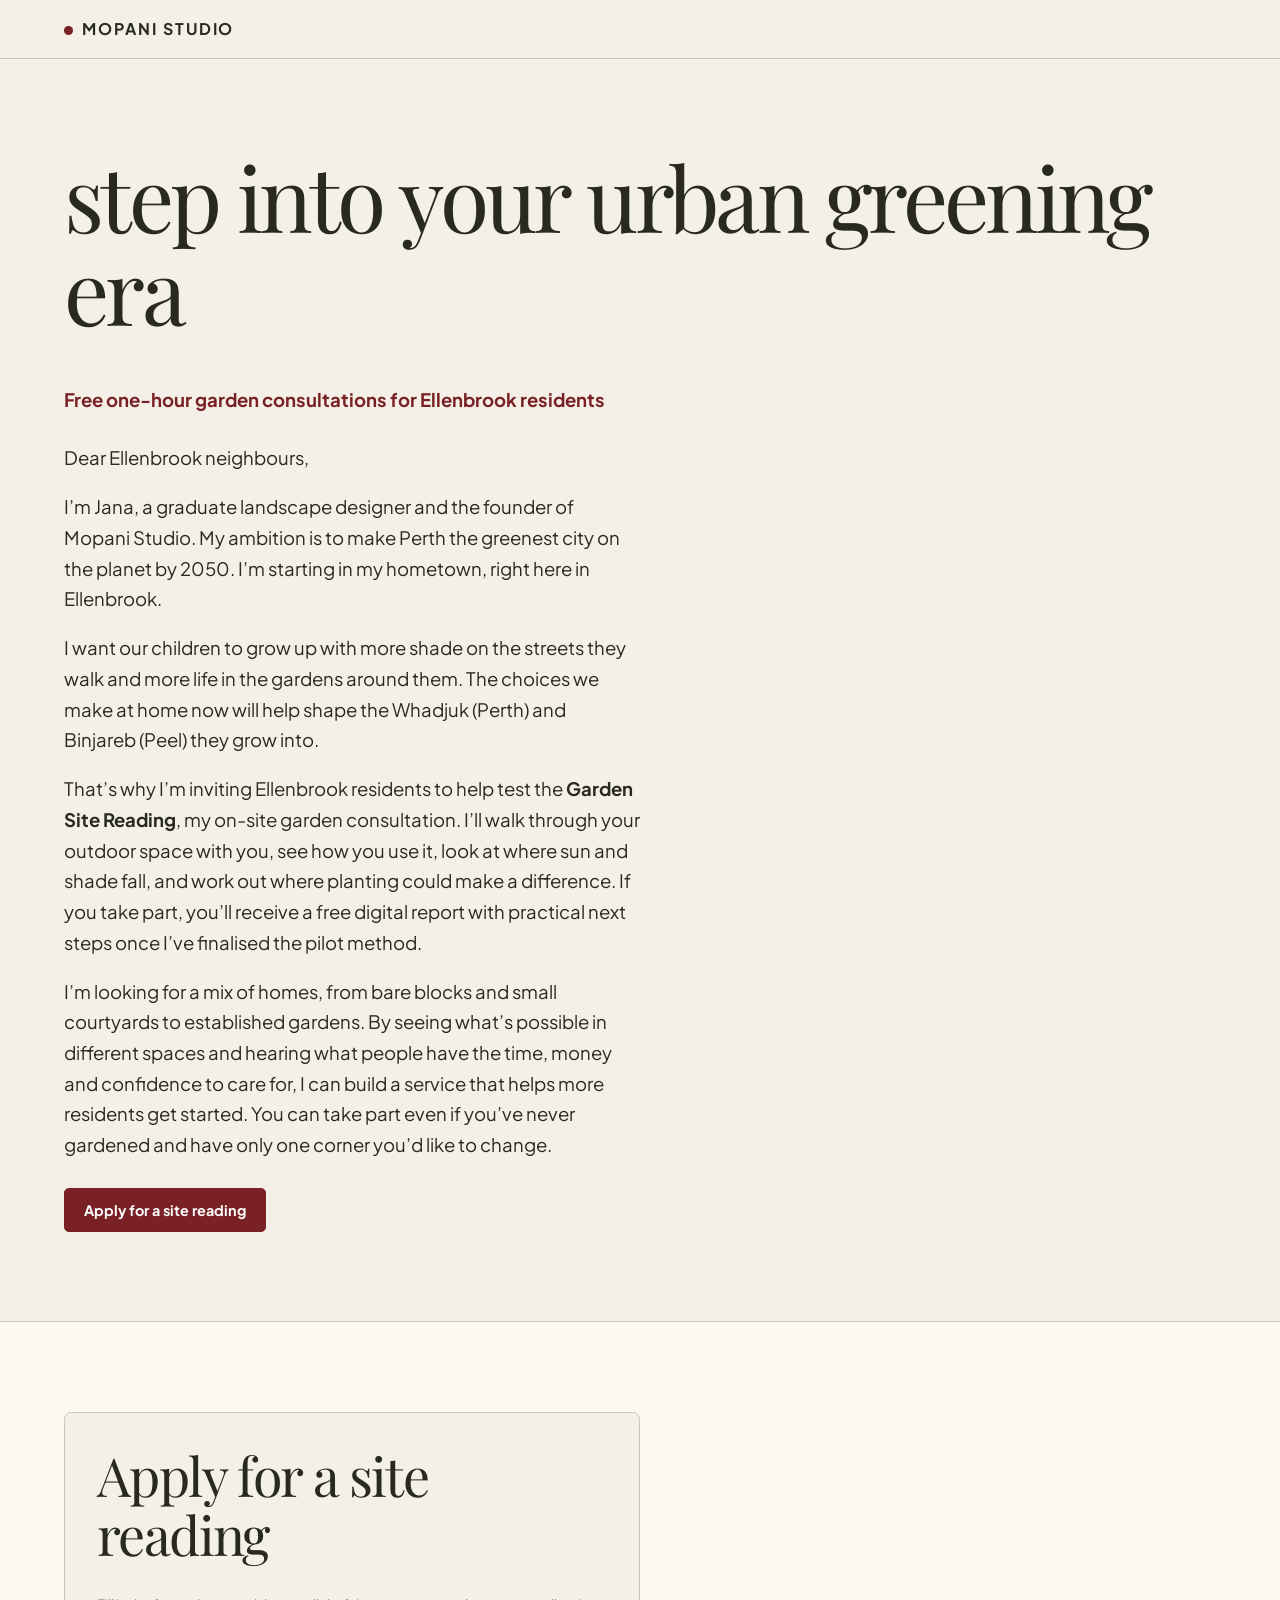
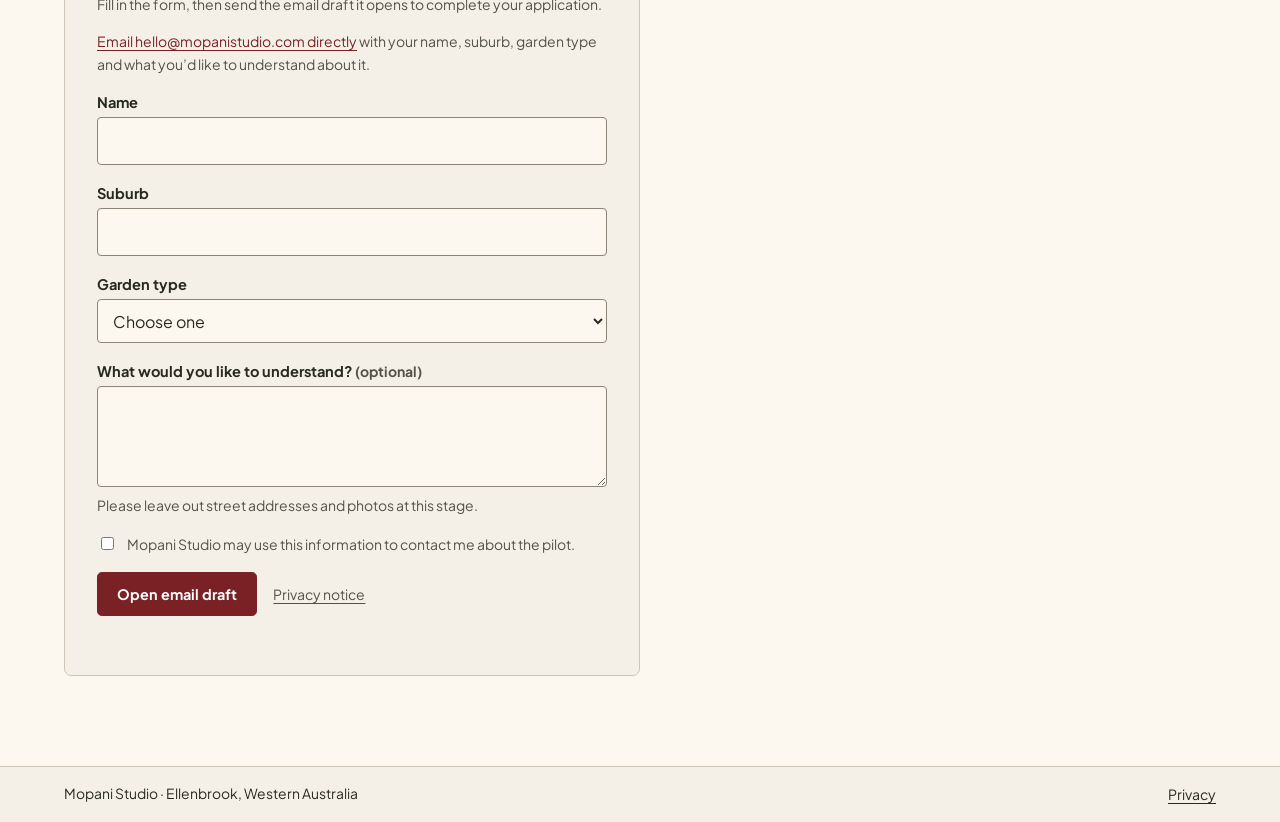
<file: index.html>
<!doctype html>
<html lang="en-AU">
<head>
    <meta charset="utf-8">
    <meta name="viewport" content="width=device-width, initial-scale=1">
    <title>Mopani Studio | Ellenbrook Garden Site Reading Pilot</title>
    <meta name="description" content="Apply for a free one-hour garden consultation in Ellenbrook and help shape Mopani Studio’s Garden Site Reading.">
    <link rel="canonical" href="https://www.mopanistudio.com/">
    <meta property="og:type" content="website">
    <meta property="og:url" content="https://www.mopanistudio.com/">
    <meta property="og:title" content="Mopani Studio | Ellenbrook Garden Site Reading Pilot">
    <meta property="og:description" content="Help test a one-hour Garden Site Reading and receive a digital report for your garden once the pilot method is finalised.">
    <link rel="preconnect" href="https://fonts.googleapis.com">
    <link rel="preconnect" href="https://fonts.gstatic.com" crossorigin>
    <link href="https://fonts.googleapis.com/css2?family=Playfair+Display:ital@0;1&amp;family=Plus+Jakarta+Sans:wght@400;600;700&amp;display=swap" rel="stylesheet">
    <link rel="stylesheet" href="styles.css">
    <script src="pilot.js" defer></script>
</head>
<body>
    <a class="skip" href="#main-content">Skip to main content</a>
    <header class="header">
        <div class="wrap">
            <a class="brand" href="./">Mopani Studio</a>
        </div>
    </header>
    <main id="main-content" tabindex="-1">
        <section id="pilot" class="hero" aria-labelledby="intro-title">
            <div class="wrap">
                <h1 id="intro-title">step into your urban greening era</h1>
                <p class="pilot-subheading"><strong>Free one-hour garden consultations for Ellenbrook residents</strong></p>
                <p>Dear Ellenbrook neighbours,</p>
                <p>I’m Jana, a graduate landscape designer and the founder of Mopani Studio. My ambition is to make Perth the greenest city on the planet by 2050. I’m starting in my hometown, right here in Ellenbrook.</p>
                <p>I want our children to grow up with more shade on the streets they walk and more life in the gardens around them. The choices we make at home now will help shape the Whadjuk (Perth) and Binjareb (Peel) they grow into.</p>
                <p>That’s why I’m inviting Ellenbrook residents to help test the <strong>Garden Site Reading</strong>, my on-site garden consultation. I’ll walk through your outdoor space with you, see how you use it, look at where sun and shade fall, and work out where planting could make a difference. If you take part, you’ll receive a free digital report with practical next steps once I’ve finalised the pilot method.</p>
                <p>I’m looking for a mix of homes, from bare blocks and small courtyards to established gardens. By seeing what’s possible in different spaces and hearing what people have the time, money and confidence to care for, I can build a service that helps more residents get started. You can take part even if you’ve never gardened and have only one corner you’d like to change.</p>
                <a class="button" href="#apply">Apply for a site reading</a>
            </div>
        </section>
        <section id="apply" class="section pilot" aria-labelledby="apply-title">
            <div class="wrap">
                <div class="form">
                    <h2 id="apply-title">Apply for a site reading</h2>
                    <p id="email-help" class="note">Fill in the form, then send the email draft it opens to complete your application.</p>
                    <p id="email-fallback" class="note"><a href="mailto:hello@mopanistudio.com?subject=Ellenbrook%20garden%20pilot">Email hello@mopanistudio.com directly</a> with your name, suburb, garden type and what you’d like to understand about it.</p>
                    <form id="pilot-form" aria-describedby="email-help" hidden>
                        <div class="field">
                            <label for="pilot-name">Name</label>
                            <input id="pilot-name" name="name" autocomplete="name" maxlength="100" required>
                        </div>
                        <div class="field">
                            <label for="pilot-suburb">Suburb</label>
                            <input id="pilot-suburb" name="suburb" autocomplete="address-level2" maxlength="80" required>
                        </div>
                        <div class="field">
                            <label for="pilot-garden">Garden type</label>
                            <select id="pilot-garden" name="garden" required>
                                <option value="">Choose one</option>
                                <option>Established garden</option>
                                <option>New build or mostly bare block</option>
                                <option>Courtyard, balcony or small garden</option>
                                <option>Other or unsure</option>
                            </select>
                        </div>
                        <div class="field">
                            <label for="pilot-goal">What would you like to understand? <span class="note">(optional)</span></label>
                            <textarea id="pilot-goal" name="goal" rows="3" maxlength="350" aria-describedby="pilot-details"></textarea>
                            <p class="note" id="pilot-details">Please leave out street addresses and photos at this stage.</p>
                        </div>
                        <div class="check">
                            <input id="pilot-contact" type="checkbox" required>
                            <label class="note" for="pilot-contact">Mopani Studio may use this information to contact me about the pilot.</label>
                        </div>
                        <div class="actions">
                            <button type="submit" class="button">Open email draft</button>
                            <a class="note" href="privacy.html">Privacy notice</a>
                        </div>
                        <p class="form-feedback note" id="draft-status" role="status"></p>
                        <div class="form-feedback" id="draft-copy" hidden>
                            <label class="note" for="draft-text">Copy this message if your email app didn’t open.</label>
                            <textarea id="draft-text" readonly></textarea>
                        </div>
                    </form>
                </div>
            </div>
        </section>
    </main>
    <footer class="footer">
        <div class="wrap">
            <span>Mopani Studio · Ellenbrook, Western Australia</span>
            <a href="privacy.html">Privacy</a>
        </div>
    </footer>
</body>
</html>
</file>
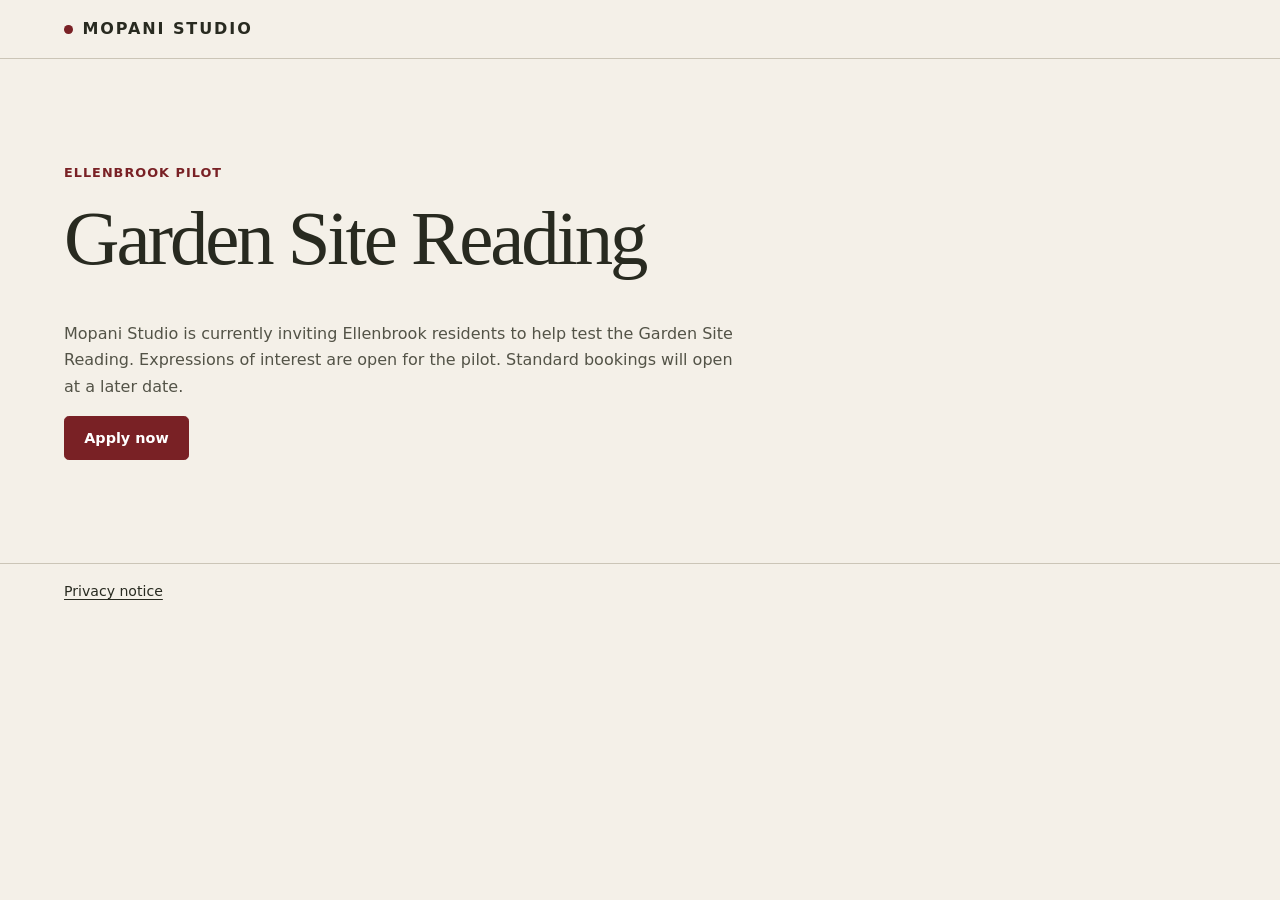
<file: garden-site-reading/index.html>
<!doctype html>
<html lang="en-AU">
<head>
    <meta charset="utf-8">
    <meta name="viewport" content="width=device-width, initial-scale=1">
    <title>Garden Site Reading | Mopani Studio</title>
    <meta name="description" content="Join the Ellenbrook Garden Site Reading pilot from Mopani Studio.">
    <link rel="canonical" href="https://www.mopanistudio.com/garden-site-reading/">
    <link rel="stylesheet" href="../styles.css">
</head>
<body>
    <a class="skip" href="#main-content">Skip to main content</a>
    <header class="header"><div class="wrap"><a class="brand" href="../">Mopani Studio</a></div></header>
    <main class="wrap legacy" id="main-content" tabindex="-1">
        <section id="request" aria-labelledby="reading-title">
            <p class="eyebrow">Ellenbrook pilot</p>
            <h1 id="reading-title">Garden Site Reading</h1>
            <p class="lead">Mopani Studio is currently inviting Ellenbrook residents to help test the Garden Site Reading. Expressions of interest are open for the pilot. Standard bookings will open at a later date.</p>
            <a class="button" href="../#apply">Apply now</a>
        </section>
    </main>
    <footer class="footer"><div class="wrap"><a href="../privacy.html">Privacy notice</a></div></footer>
</body>
</html>
</file>
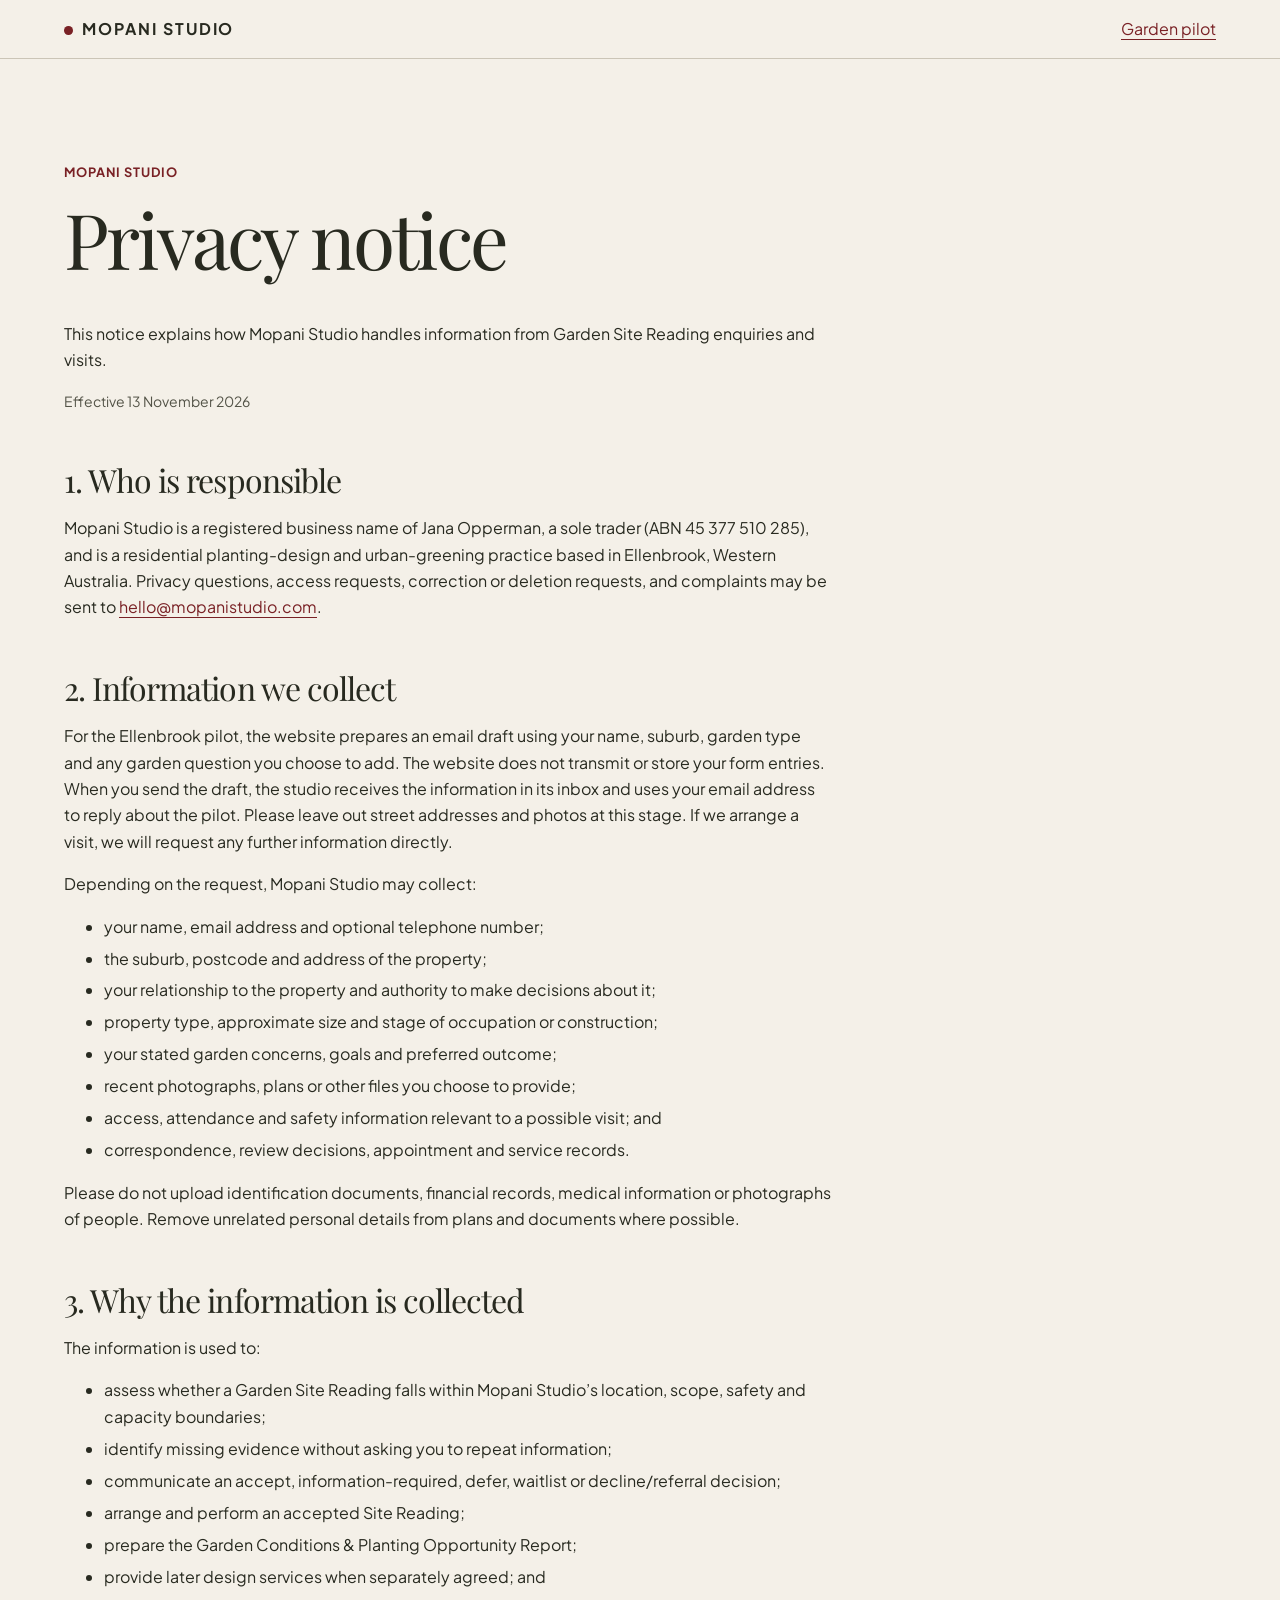
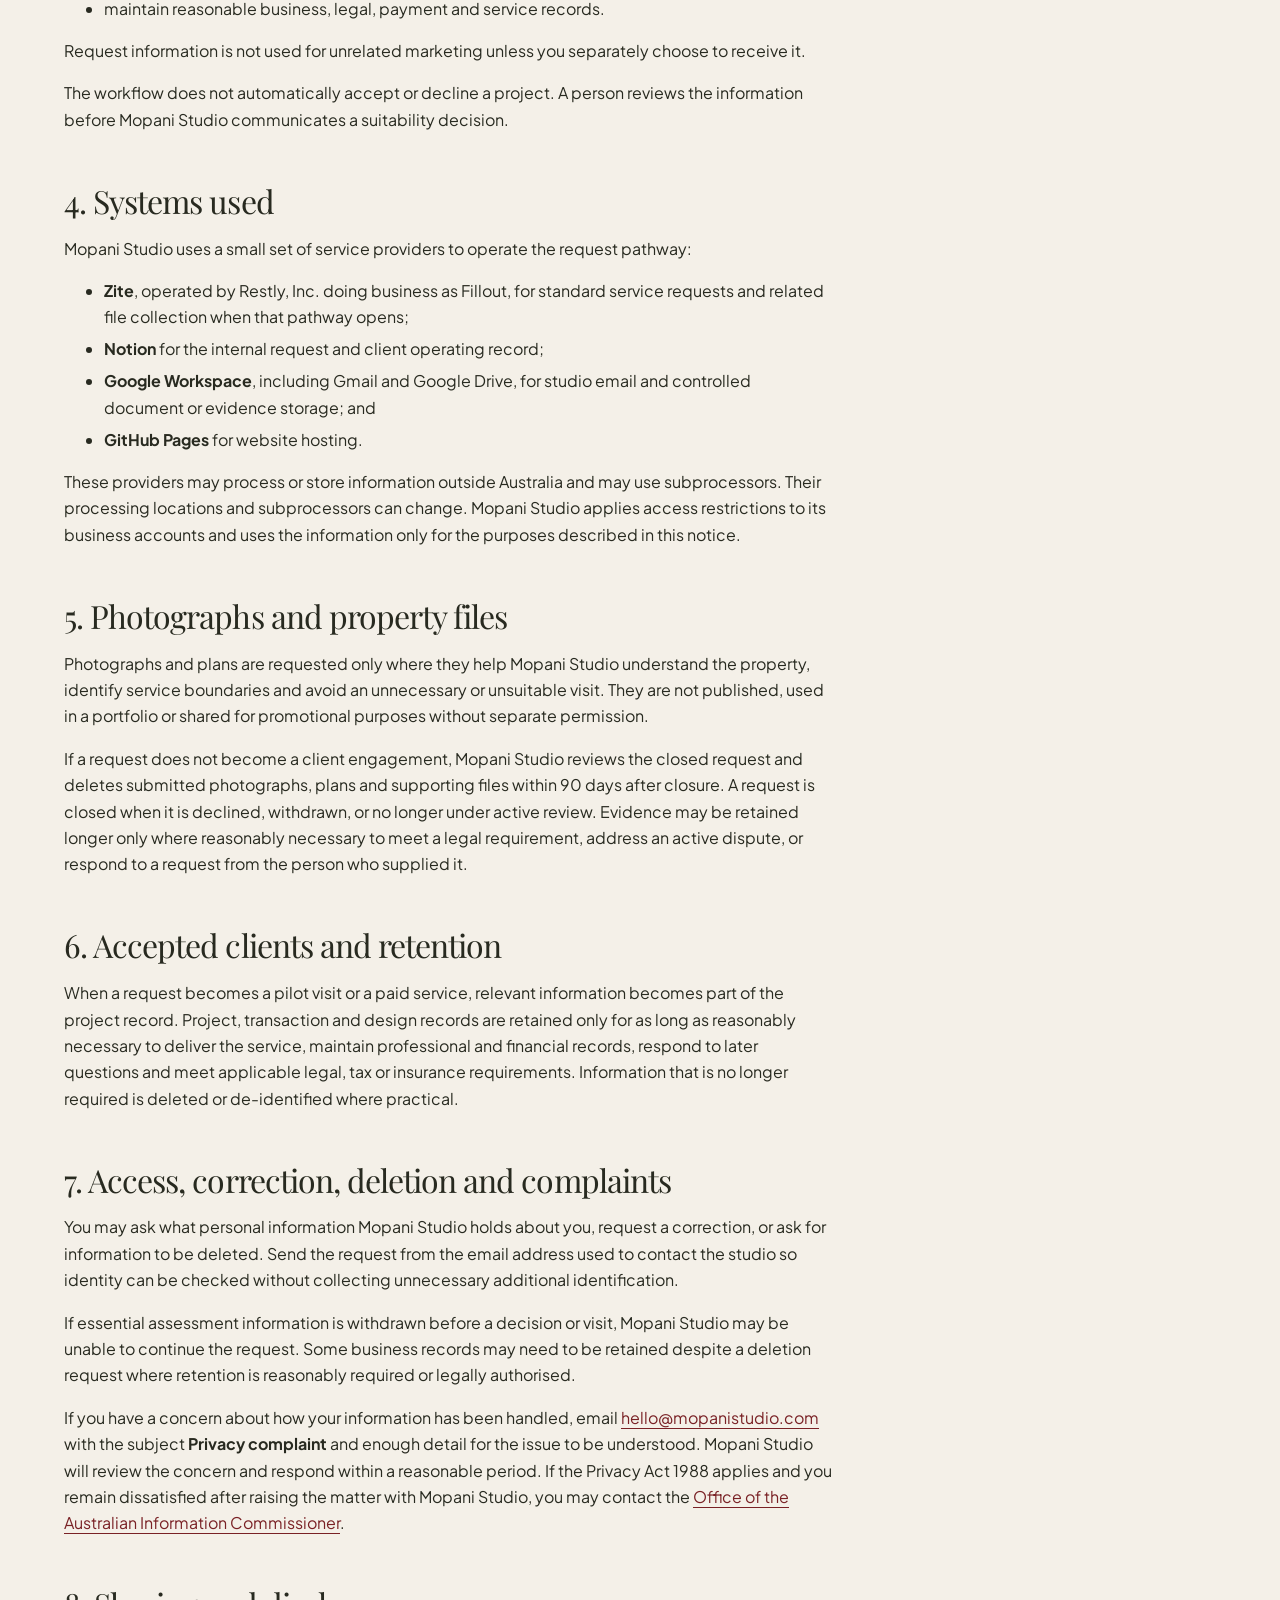
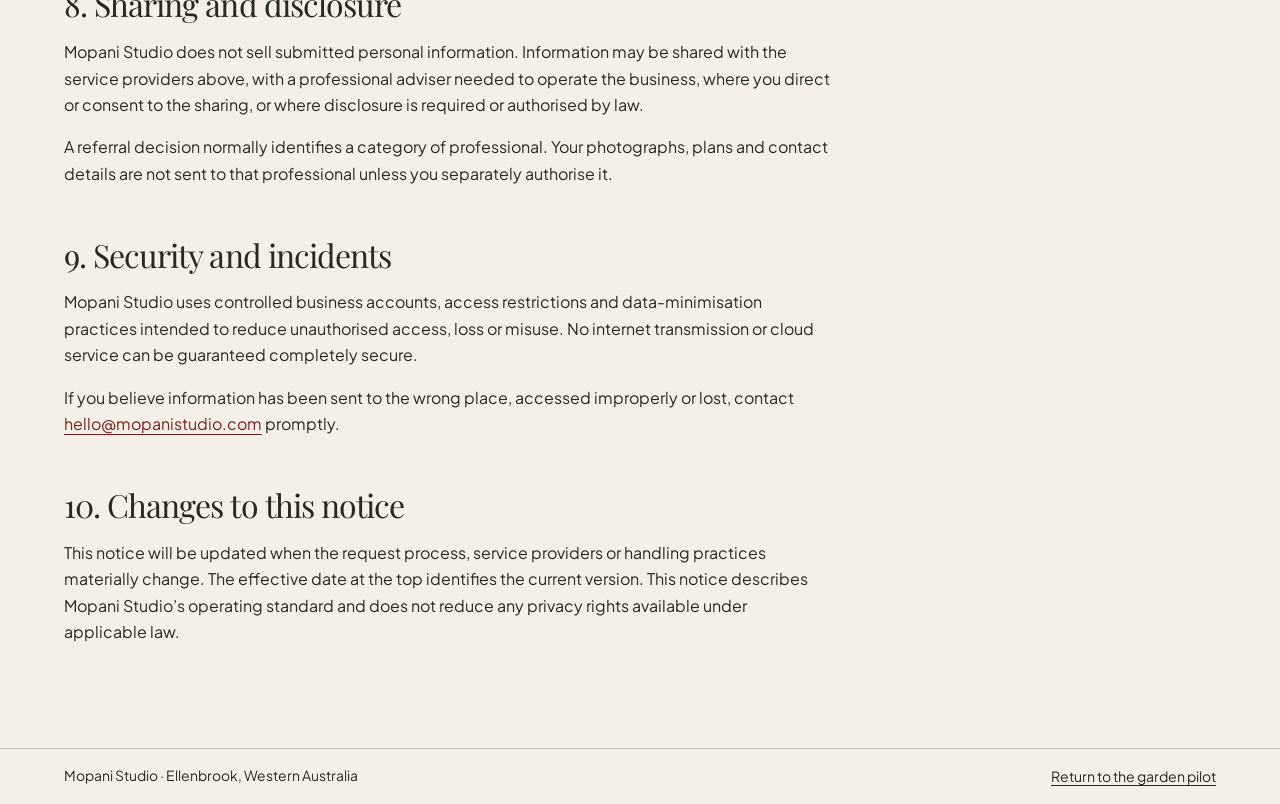
<file: privacy.html>
<!DOCTYPE html>
<html lang="en-AU">
<head>
    <meta charset="UTF-8">
    <meta name="viewport" content="width=device-width, initial-scale=1.0">
    <title>Privacy Notice | Mopani Studio</title>
    <meta name="description" content="How Mopani Studio collects, uses, stores and disposes of enquiry and Garden Site Reading information.">
    <meta name="robots" content="index, follow">
    <link rel="canonical" href="https://www.mopanistudio.com/privacy.html">
    <link rel="preconnect" href="https://fonts.googleapis.com">
    <link rel="preconnect" href="https://fonts.gstatic.com" crossorigin>
    <link href="https://fonts.googleapis.com/css2?family=Plus+Jakarta+Sans:wght@300;400;500;600;700&family=Playfair+Display:ital,wght@0,400;0,600;1,400&display=swap" rel="stylesheet">
    <link rel="stylesheet" href="styles.css">
</head>
<body>
    <a class="skip" href="#main-content">Skip to main content</a>
    <header class="header">
        <div class="wrap"><a class="brand" href="./">Mopani Studio</a><a href="./#pilot">Garden pilot</a></div>
    </header>
    <main id="main-content" class="wrap legacy" tabindex="-1">
        <article class="policy">
            <p class="eyebrow">Mopani Studio</p>
            <h1>Privacy notice</h1>
            <p>This notice explains how Mopani Studio handles information from Garden Site Reading enquiries and visits.</p>
            <p class="note">Effective 13 November 2026</p>
            <h2>1. Who is responsible</h2>
                <p>Mopani Studio is a registered business name of Jana Opperman, a sole trader (ABN 45 377 510 285), and is a residential planting-design and urban-greening practice based in Ellenbrook, Western Australia. Privacy questions, access requests, correction or deletion requests, and complaints may be sent to <a href="mailto:hello@mopanistudio.com?subject=Privacy%20request">hello@mopanistudio.com</a>.</p>

                <h2>2. Information we collect</h2>
                <p>For the Ellenbrook pilot, the website prepares an email draft using your name, suburb, garden type and any garden question you choose to add. The website does not transmit or store your form entries. When you send the draft, the studio receives the information in its inbox and uses your email address to reply about the pilot. Please leave out street addresses and photos at this stage. If we arrange a visit, we will request any further information directly.</p>
                <p>Depending on the request, Mopani Studio may collect:</p>
                <ul>
                    <li>your name, email address and optional telephone number;</li>
                    <li>the suburb, postcode and address of the property;</li>
                    <li>your relationship to the property and authority to make decisions about it;</li>
                    <li>property type, approximate size and stage of occupation or construction;</li>
                    <li>your stated garden concerns, goals and preferred outcome;</li>
                    <li>recent photographs, plans or other files you choose to provide;</li>
                    <li>access, attendance and safety information relevant to a possible visit; and</li>
                    <li>correspondence, review decisions, appointment and service records.</li>
                </ul>
                <p>Please do not upload identification documents, financial records, medical information or photographs of people. Remove unrelated personal details from plans and documents where possible.</p>

                <h2>3. Why the information is collected</h2>
                <p>The information is used to:</p>
                <ul>
                    <li>assess whether a Garden Site Reading falls within Mopani Studio’s location, scope, safety and capacity boundaries;</li>
                    <li>identify missing evidence without asking you to repeat information;</li>
                    <li>communicate an accept, information-required, defer, waitlist or decline/referral decision;</li>
                    <li>arrange and perform an accepted Site Reading;</li>
                    <li>prepare the Garden Conditions &amp; Planting Opportunity Report;</li>
                    <li>provide later design services when separately agreed; and</li>
                    <li>maintain reasonable business, legal, payment and service records.</li>
                </ul>
                <p>Request information is not used for unrelated marketing unless you separately choose to receive it.</p>
                <p>The workflow does not automatically accept or decline a project. A person reviews the information before Mopani Studio communicates a suitability decision.</p>

                <h2>4. Systems used</h2>
                <p>Mopani Studio uses a small set of service providers to operate the request pathway:</p>
                <ul>
                    <li><strong class="text-brand-dark">Zite</strong>, operated by Restly, Inc. doing business as Fillout, for standard service requests and related file collection when that pathway opens;</li>
                    <li><strong class="text-brand-dark">Notion</strong> for the internal request and client operating record;</li>
                    <li><strong class="text-brand-dark">Google Workspace</strong>, including Gmail and Google Drive, for studio email and controlled document or evidence storage; and</li>
                    <li><strong class="text-brand-dark">GitHub Pages</strong> for website hosting.</li>
                </ul>
                <p>These providers may process or store information outside Australia and may use subprocessors. Their processing locations and subprocessors can change. Mopani Studio applies access restrictions to its business accounts and uses the information only for the purposes described in this notice.</p>

                <h2>5. Photographs and property files</h2>
                <p>Photographs and plans are requested only where they help Mopani Studio understand the property, identify service boundaries and avoid an unnecessary or unsuitable visit. They are not published, used in a portfolio or shared for promotional purposes without separate permission.</p>
                <p>If a request does not become a client engagement, Mopani Studio reviews the closed request and deletes submitted photographs, plans and supporting files within 90 days after closure. A request is closed when it is declined, withdrawn, or no longer under active review. Evidence may be retained longer only where reasonably necessary to meet a legal requirement, address an active dispute, or respond to a request from the person who supplied it.</p>

                <h2>6. Accepted clients and retention</h2>
                <p>When a request becomes a pilot visit or a paid service, relevant information becomes part of the project record. Project, transaction and design records are retained only for as long as reasonably necessary to deliver the service, maintain professional and financial records, respond to later questions and meet applicable legal, tax or insurance requirements. Information that is no longer required is deleted or de-identified where practical.</p>

                <h2>7. Access, correction, deletion and complaints</h2>
                <p>You may ask what personal information Mopani Studio holds about you, request a correction, or ask for information to be deleted. Send the request from the email address used to contact the studio so identity can be checked without collecting unnecessary additional identification.</p>
                <p>If essential assessment information is withdrawn before a decision or visit, Mopani Studio may be unable to continue the request. Some business records may need to be retained despite a deletion request where retention is reasonably required or legally authorised.</p>
                <p>If you have a concern about how your information has been handled, email <a href="mailto:hello@mopanistudio.com?subject=Privacy%20complaint">hello@mopanistudio.com</a> with the subject <strong class="text-brand-dark">Privacy complaint</strong> and enough detail for the issue to be understood. Mopani Studio will review the concern and respond within a reasonable period. If the Privacy Act 1988 applies and you remain dissatisfied after raising the matter with Mopani Studio, you may contact the <a href="https://www.oaic.gov.au/privacy/privacy-complaints">Office of the Australian Information Commissioner</a>.</p>

                <h2>8. Sharing and disclosure</h2>
                <p>Mopani Studio does not sell submitted personal information. Information may be shared with the service providers above, with a professional adviser needed to operate the business, where you direct or consent to the sharing, or where disclosure is required or authorised by law.</p>
                <p>A referral decision normally identifies a category of professional. Your photographs, plans and contact details are not sent to that professional unless you separately authorise it.</p>

                <h2>9. Security and incidents</h2>
                <p>Mopani Studio uses controlled business accounts, access restrictions and data-minimisation practices intended to reduce unauthorised access, loss or misuse. No internet transmission or cloud service can be guaranteed completely secure.</p>
                <p>If you believe information has been sent to the wrong place, accessed improperly or lost, contact <a href="mailto:hello@mopanistudio.com?subject=Privacy%20incident">hello@mopanistudio.com</a> promptly.</p>

                <h2>10. Changes to this notice</h2>
                <p>This notice will be updated when the request process, service providers or handling practices materially change. The effective date at the top identifies the current version. This notice describes Mopani Studio’s operating standard and does not reduce any privacy rights available under applicable law.</p>
        </article>
    </main>
    <footer class="footer"><div class="wrap"><span>Mopani Studio · Ellenbrook, Western Australia</span><a href="./#pilot">Return to the garden pilot</a></div></footer>
</body>
</html>
</file>
<file: styles.css>
:root {
    color-scheme: light;
    --paper: #f4f0e8;
    --panel: #fcf8f0;
    --ink: #282a20;
    --muted: #535347;
    --accent: #792125;
    --line: #cbc5b7;
    --forest: #293d31;
    --light: #fff8e9;
    --measure: 72rem;
}
*, *::before, *::after { box-sizing: border-box; }
body { margin: 0; background: var(--paper); color: var(--ink); font: 1rem/1.65 "Plus Jakarta Sans", system-ui, sans-serif; }
[hidden] { display: none !important; }
a { color: var(--accent); text-underline-offset: .23em; }
a:hover { text-decoration-thickness: .14em; }
:focus-visible { outline: .18rem solid currentColor; outline-offset: .24rem; }
h1, h2, h3 { margin: 0 0 .55em; font: 400 1.5rem/1.2 "Playfair Display", Georgia, serif; }
h1 { font-size: clamp(2.8rem, 7vw, 5.6rem); line-height: 1.04; letter-spacing: -.04em; }
h2 { font-size: clamp(2rem, 4.2vw, 3.5rem); line-height: 1.1; letter-spacing: -.03em; }
p { margin: 0 0 1em; }
p:last-child { margin-bottom: 0; }
main:focus { outline: none; }
section { scroll-margin-top: 1.25rem; }
.wrap { width: min(var(--measure), calc(100% - 2.5rem)); margin-inline: auto; }
.skip { position: absolute; top: .75rem; left: 1rem; padding: .55rem .8rem; background: var(--panel); transform: translateY(-200%); }
.skip:focus { transform: none; }
.header { border-bottom: 1px solid var(--line); }
.header .wrap, .footer .wrap { display: flex; align-items: center; justify-content: space-between; gap: 1rem 2rem; padding-block: 1rem; }
.brand { color: var(--ink); font-weight: 700; letter-spacing: .12em; text-transform: uppercase; text-decoration: none; }
.brand::before { content: ""; display: inline-block; width: .55rem; height: .55rem; border-radius: 50%; background: var(--accent); margin-right: .6rem; }
.nav { display: flex; flex-wrap: wrap; gap: .6rem 1.25rem; align-items: center; }
.nav a, .footer a { color: inherit; font-size: .88rem; }
.button { display: inline-flex; width: fit-content; min-height: 2.75rem; justify-content: center; align-items: center; padding: .68rem 1.2rem; border: 1px solid var(--accent); border-radius: .3rem; background: var(--accent); color: #fff; text-align: center; font: 700 .9rem/1.3 "Plus Jakarta Sans", system-ui, sans-serif; text-decoration: none; cursor: pointer; }
.button:hover { background: #5f1b1e; }
.hero, .section { padding-block: clamp(3rem, 7vw, 6rem); }
.hero p { max-width: 36rem; font-size: clamp(1rem, 2.2vw, 1.16rem); }
.eyebrow { color: var(--accent); margin-bottom: 1rem; font-size: .8rem !important; font-weight: 700; letter-spacing: .08em; text-transform: uppercase; }
.hero .pilot-subheading { margin-bottom: 1.75rem; color: var(--accent); }
.hero .button { margin-top: .55rem; }
.section { border-top: 1px solid var(--line); }
.lead { max-width: 42rem; color: var(--muted); }
.columns { display: grid; grid-template-columns: 1fr 1fr; align-items: start; gap: clamp(2rem, 6vw, 5.75rem); }
.pilot { background: var(--panel); }
.pilot-copy ul { padding-left: 1.2rem; }
.pilot-copy li + li { margin-top: .55rem; }
.note { font-size: .875rem; color: var(--muted); }
.form { padding: clamp(1rem, 4vw, 2rem); background: var(--paper); border: 1px solid var(--line); border-radius: .45rem; }
.field { margin-bottom: 1rem; }
.field label { display: block; margin-bottom: .2rem; font-weight: 700; font-size: .91rem; }
.field input, .field select, .field textarea { width: 100%; padding: .6rem .7rem; border: 1px solid #8a8577; border-radius: .25rem; background: var(--panel); color: var(--ink); font: inherit; }
.field textarea { resize: vertical; }
.check { display: flex; align-items: baseline; gap: .6rem; margin-bottom: 1rem; }
.check input { flex: none; accent-color: var(--accent); }
.actions { display: flex; flex-wrap: wrap; align-items: center; gap: .7rem 1rem; }
.form-feedback { padding-top: .8rem; }
.form-feedback textarea { display: block; width: 100%; min-height: 10rem; font: inherit; margin-top: .25rem; }
.vision { background: var(--forest); color: var(--light); }
.vision a { color: inherit; }
.vision .eyebrow, .vision .lead { color: inherit; }
.vision-grid { display: grid; grid-template-columns: repeat(3,minmax(0,1fr)); gap: 1.25rem 2rem; margin-top: 2rem; }
.vision-grid article { border-top: 1px solid #a4a99d; padding-top: 1rem; }
.vision-grid p { font-size: .92rem; }
.sources { margin-top: 1.75rem; font-size: .87rem; }
.journal { max-width: 50rem; }
.journal details { border-top: 1px solid var(--line); padding-block: .75rem; }
.journal details:last-child { border-bottom: 1px solid var(--line); }
.journal summary { cursor: pointer; font-weight: 600; }
.journal details div { margin-top: .8rem; color: var(--muted); }
.journal details h3 { font-size: 1.15rem; }
.footer { border-top: 1px solid var(--line); font-size: .87rem; }
.legacy { padding-block: clamp(3rem, 8vw, 7rem); }
.legacy h1 { font-size: clamp(2.7rem, 6vw, 4.8rem); }
@media (max-width: 48rem) {
    .header .wrap { flex-wrap: wrap; gap: .5rem 1rem; }
    .columns { grid-template-columns: 1fr; }
    .vision-grid { grid-template-columns: repeat(2,minmax(0,1fr)); }
}
@media (max-width: 32rem) {
    .vision-grid { grid-template-columns: 1fr; gap: 1rem; }
    .footer .wrap { flex-wrap: wrap; }
}
.policy { max-width: 48rem; }
.policy h2 { font-size: clamp(1.45rem, 3vw, 2rem); margin-top: 1.55em; }
.policy li + li { margin-top: .35rem; }

.pilot .form { max-width: 36rem; }
</file>
